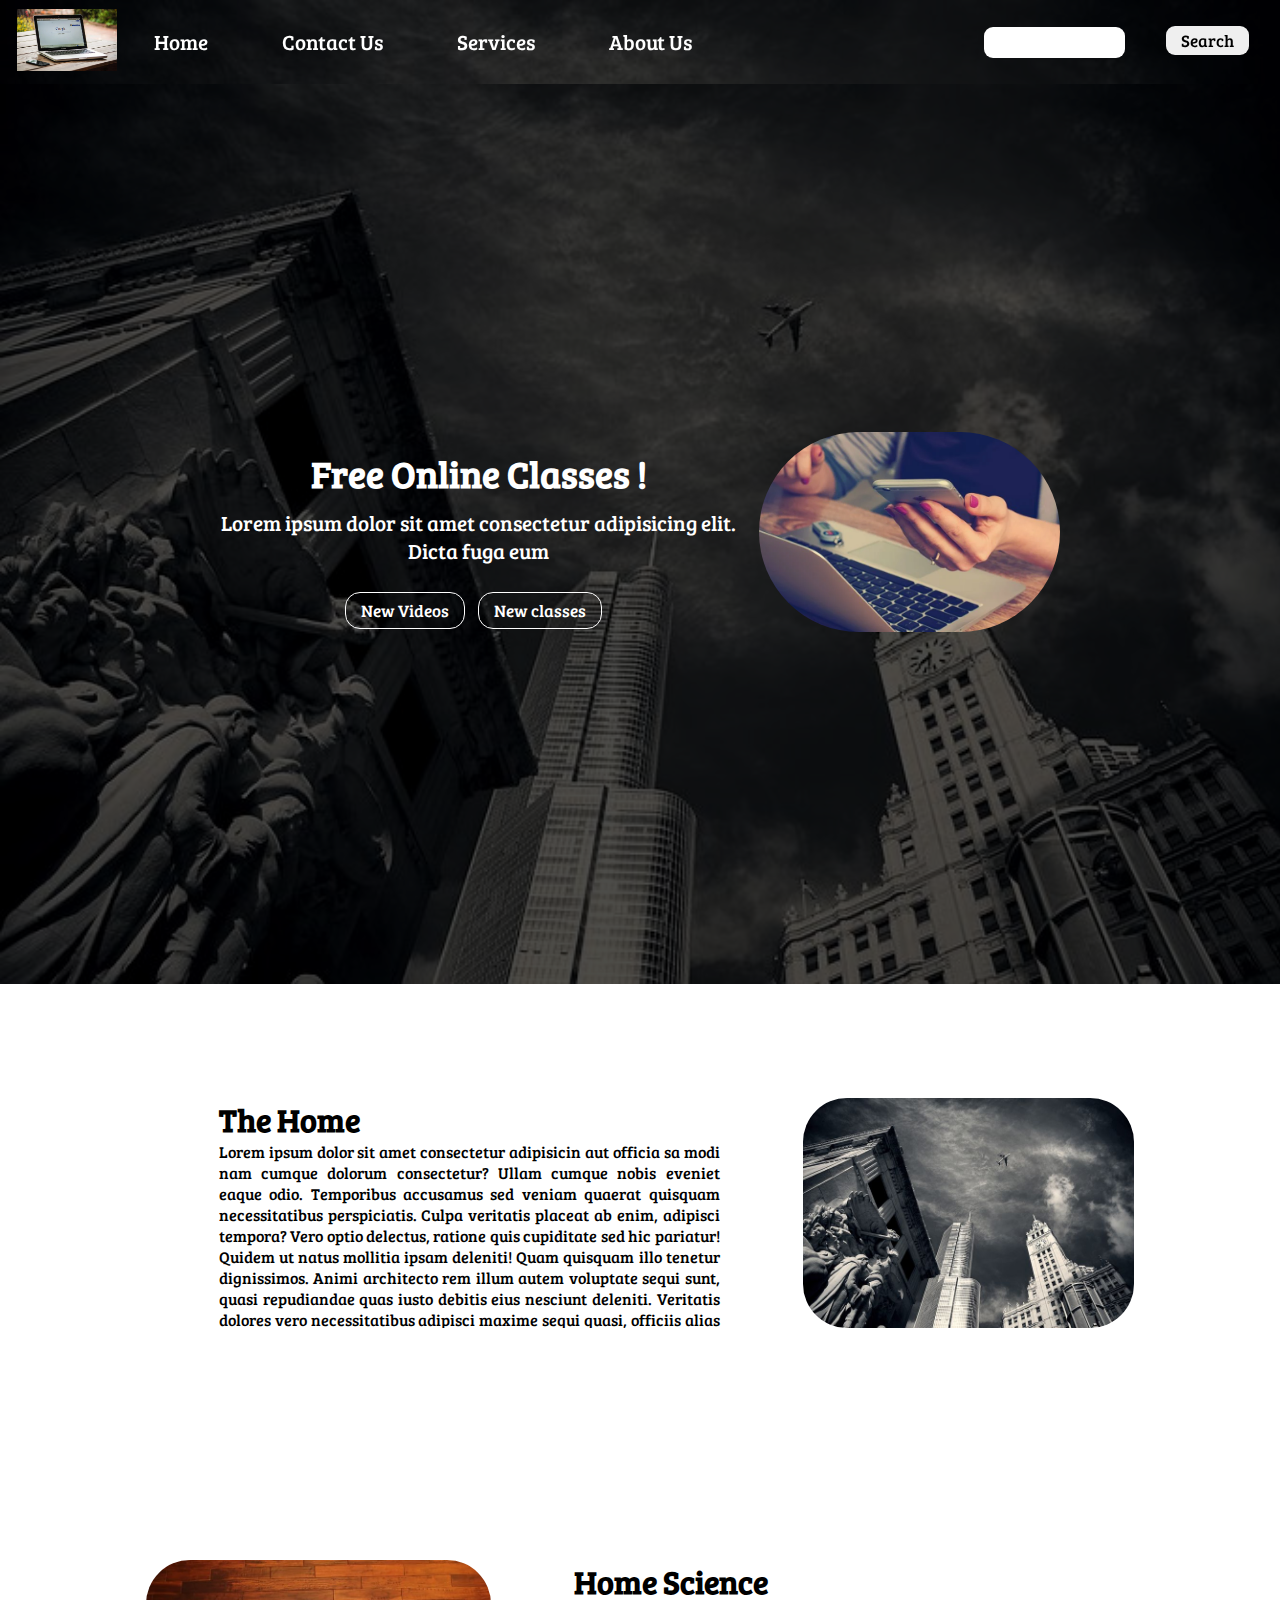
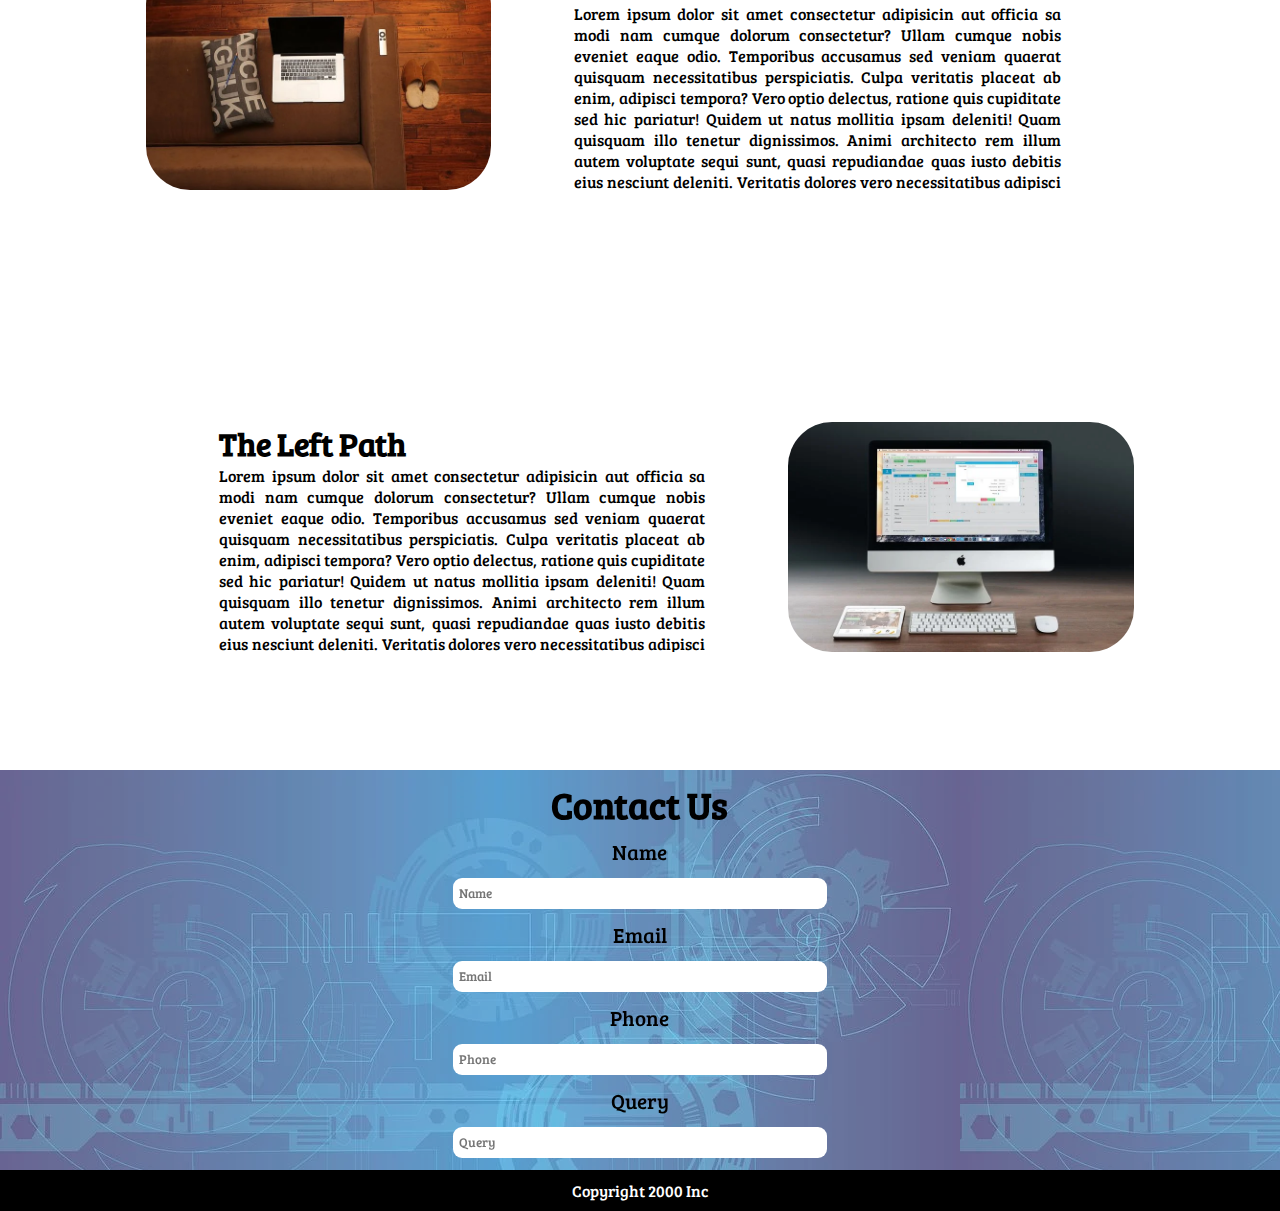
<file: NewApp/index.html>
<!DOCTYPE html>
<html lang="en">
<head>
    <meta charset="UTF-8">
    <meta name="viewport" content="width=device-width, initial-scale=1.0">
    <link rel="stylesheet" href="css/style.css">
    <link href="https://fonts.googleapis.com/css2?family=Bree+Serif&display=swap" rel="stylesheet">
    
    <title>Document</title>
</head>
<body>
    <nav id="navbar" class="background">
        <div class="left">
            <div id="logo">
                <img src="img/mac.webp" alt="">
                  
            </div>
            <div class="list dis">

                <uL>
                    <li class="list-item"><a href="#">Home</a></li>
                    <li class="list-item"><a href="#contact">Contact Us</a></li>
                    <li class="list-item"><a href="#service">Services</a></li>
                    <li class="list-item"><a href="#about">About Us</a></li>
                </uL>

            </div>
        </div>
        <div class="right dis">
            <input type="text">
            <button>Search</button>

        </div>
            <div class="burger" id="hello">
                <div class="line"></div>
                <div class="line"></div>
                <div class="line"></div>

            </div>
        
    </nav>
    <section class="home background" id="about">
        <div class="first">
        <h1 class="center h-primary"> Free Online Classes !</h1>
        <div class="firstpara center">
            <p class="h-secondary">Lorem ipsum dolor sit amet consectetur adipisicing elit. Dicta fuga eum</p>
        </div>

        <div class="center my-2">

            <button class="btn2 mx-2 ">New Videos</button>
            <button class="btn2 mx-2 ">New classes</button>
        </div>

        
    </div>
    <div class="second">

        <img src="img/office.webp" alt="">
        
    </div>
    </section>


    <section class="notes" id="service">

        <div class="section">
            <div class="lefti">
                <h1 class="sec">The Home</h1>
                <p class="td">
                Lorem ipsum dolor sit amet consectetur adipisicin aut officia sa modi nam cumque dolorum consectetur? Ullam cumque nobis eveniet eaque odio. Temporibus accusamus sed veniam quaerat quisquam necessitatibus perspiciatis. Culpa veritatis placeat ab enim, adipisci tempora? Vero optio delectus, ratione quis cupiditate sed hic pariatur! Quidem ut natus mollitia ipsam deleniti! Quam quisquam illo tenetur dignissimos. Animi architecto rem illum autem voluptate sequi sunt, quasi repudiandae quas iusto debitis eius nesciunt deleniti. Veritatis dolores vero necessitatibus adipisci maxime sequi quasi, officiis alias impedit labore? Et voluptates rem ipsa cumque ut commodi qui suscipit eveniet eligendi odio? Obcaecati, laboriosam. Aliquam illum soluta velit, recusandae earum itaque eligendi debitis distinctio perferendis temporibus quidem, fugit consectetur. Placeat a nobis quia, consequatur expedita quos voluptates. Eos eaque error possimus exercitationem. Eveniet facilis expedita tempora non dolores iste, eaque magni, laboriosam minus nesciunt quasi molestias aliquid quidem adipisci error soluta consequuntur iusto reiciendis deserunt debitis libero? Nulla, ducimus modi vel a eligendi sint tenetur atque praesentium fuga possimus voluptatibus labore harum molestiae rerum recusandae sequi laborum, nisi debitis excepturi! Blanditiis tempora modi beatae possimus in. Recusandae temporibus minima deserunt ea cupiditate repellat dolorum dolore inventore, aspernatur quibusdam quod impedit vel, autem doloremque dolor possimus qui beatae, velit repellendus eligendi. Voluptate exercitationem, vero soluta consequuntur aliquid explicabo eius nemo veritatis perferendis suscipit et accusantium est veniam quis eos unde delectus similique ut ea molestiae nam! Eius, tempore repudiandae!    
                </p>
            </div>
            <div class="righti">
                <img src="img/chicag.jpg" alt="">
            </div>
        </div>

        <div class="section rigdir">
            <div class="lefti">
                <h1 class="sec">Home Science</h1>
                <p class="td">
                Lorem ipsum dolor sit amet consectetur adipisicin aut officia sa modi nam cumque dolorum consectetur? Ullam cumque nobis eveniet eaque odio. Temporibus accusamus sed veniam quaerat quisquam necessitatibus perspiciatis. Culpa veritatis placeat ab enim, adipisci tempora? Vero optio delectus, ratione quis cupiditate sed hic pariatur! Quidem ut natus mollitia ipsam deleniti! Quam quisquam illo tenetur dignissimos. Animi architecto rem illum autem voluptate sequi sunt, quasi repudiandae quas iusto debitis eius nesciunt deleniti. Veritatis dolores vero necessitatibus adipisci maxime sequi quasi, officiis alias impedit labore? Et voluptates rem ipsa cumque ut commodi qui suscipit eveniet eligendi odio? Obcaecati, laboriosam. Aliquam illum soluta velit, recusandae earum itaque eligendi debitis distinctio perferendis temporibus quidem, fugit consectetur. Placeat a nobis quia, consequatur expedita quos voluptates. Eos eaque error possimus exercitationem. Eveniet facilis expedita tempora non dolores iste, eaque magni, laboriosam minus nesciunt quasi molestias aliquid quidem adipisci error soluta consequuntur iusto reiciendis deserunt debitis libero? Nulla, ducimus modi vel a eligendi sint tenetur atque praesentium fuga possimus voluptatibus labore harum molestiae rerum recusandae sequi laborum, nisi debitis excepturi! Blanditiis tempora modi beatae possimus in. Recusandae temporibus minima deserunt ea cupiditate repellat dolorum dolore inventore, aspernatur quibusdam quod impedit vel, autem doloremque dolor possimus qui beatae, velit repellendus eligendi. Voluptate exercitationem, vero soluta consequuntur aliquid explicabo eius nemo veritatis perferendis suscipit et accusantium est veniam quis eos unde delectus similique ut ea molestiae nam! Eius, tempore repudiandae!    
                </p>
            </div>
            <div class="righti">
                <img src="img/home.webp" alt="">
            </div>
        </div>


        <div class="section">
            <div class="lefti">
                <h1 class="sec">The Left Path</h1>
                <p class="td">
                Lorem ipsum dolor sit amet consectetur adipisicin aut officia sa modi nam cumque dolorum consectetur? Ullam cumque nobis eveniet eaque odio. Temporibus accusamus sed veniam quaerat quisquam necessitatibus perspiciatis. Culpa veritatis placeat ab enim, adipisci tempora? Vero optio delectus, ratione quis cupiditate sed hic pariatur! Quidem ut natus mollitia ipsam deleniti! Quam quisquam illo tenetur dignissimos. Animi architecto rem illum autem voluptate sequi sunt, quasi repudiandae quas iusto debitis eius nesciunt deleniti. Veritatis dolores vero necessitatibus adipisci maxime sequi quasi, officiis alias impedit labore? Et voluptates rem ipsa cumque ut commodi qui suscipit eveniet eligendi odio? Obcaecati, laboriosam. Aliquam illum soluta velit, recusandae earum itaque eligendi debitis distinctio perferendis temporibus quidem, fugit consectetur. Placeat a nobis quia, consequatur expedita quos voluptates. Eos eaque error possimus exercitationem. Eveniet facilis expedita tempora non dolores iste, eaque magni, laboriosam minus nesciunt quasi molestias aliquid quidem adipisci error soluta consequuntur iusto reiciendis deserunt debitis libero? Nulla, ducimus modi vel a eligendi sint tenetur atque praesentium fuga possimus voluptatibus labore harum molestiae rerum recusandae sequi laborum, nisi debitis excepturi! Blanditiis tempora modi beatae possimus in. Recusandae temporibus minima deserunt ea cupiditate repellat dolorum dolore inventore, aspernatur quibusdam quod impedit vel, autem doloremque dolor possimus qui beatae, velit repellendus eligendi. Voluptate exercitationem, vero soluta consequuntur aliquid explicabo eius nemo veritatis perferendis suscipit et accusantium est veniam quis eos unde delectus similique ut ea molestiae nam! Eius, tempore repudiandae!    
                </p>
            </div>
            <div class="righti">
                <img src="img/apple.webp" alt="">
            </div>
        </div>

    </section>

    <section class="contact" id="contact">
        <div class="con">
        <h1 class="h-primary dark center">Contact Us</h1>
        <form>
            <div class="form-group center">
                <label class="h-secondary dark" for="name">Name</label>
                <input type="text" placeholder="Name" id="name">
            </div>

            <div class="form-group center">
                <label class="h-secondary dark" for="email">Email</label>
                <input type="email" placeholder="Email" id="email">
            </div>

            <div class="form-group center">
                <label class="h-secondary dark" for="phone">Phone</label>
                <input type="text" placeholder="Phone" id="phone">
            </div>

            <div class="form-group center">
                <label class="h-secondary dark" for="query">Query</label>
                <input type="text" placeholder="Query" id="query">
            </div>
        </form>
    </div>
    </section>


    <footer>
        <p class="center h2-secondary bg-dark">Copyright 2000 Inc </p>
    </footer>

    <script src="js/resp.js"></script>
</body>
</html>
</file>
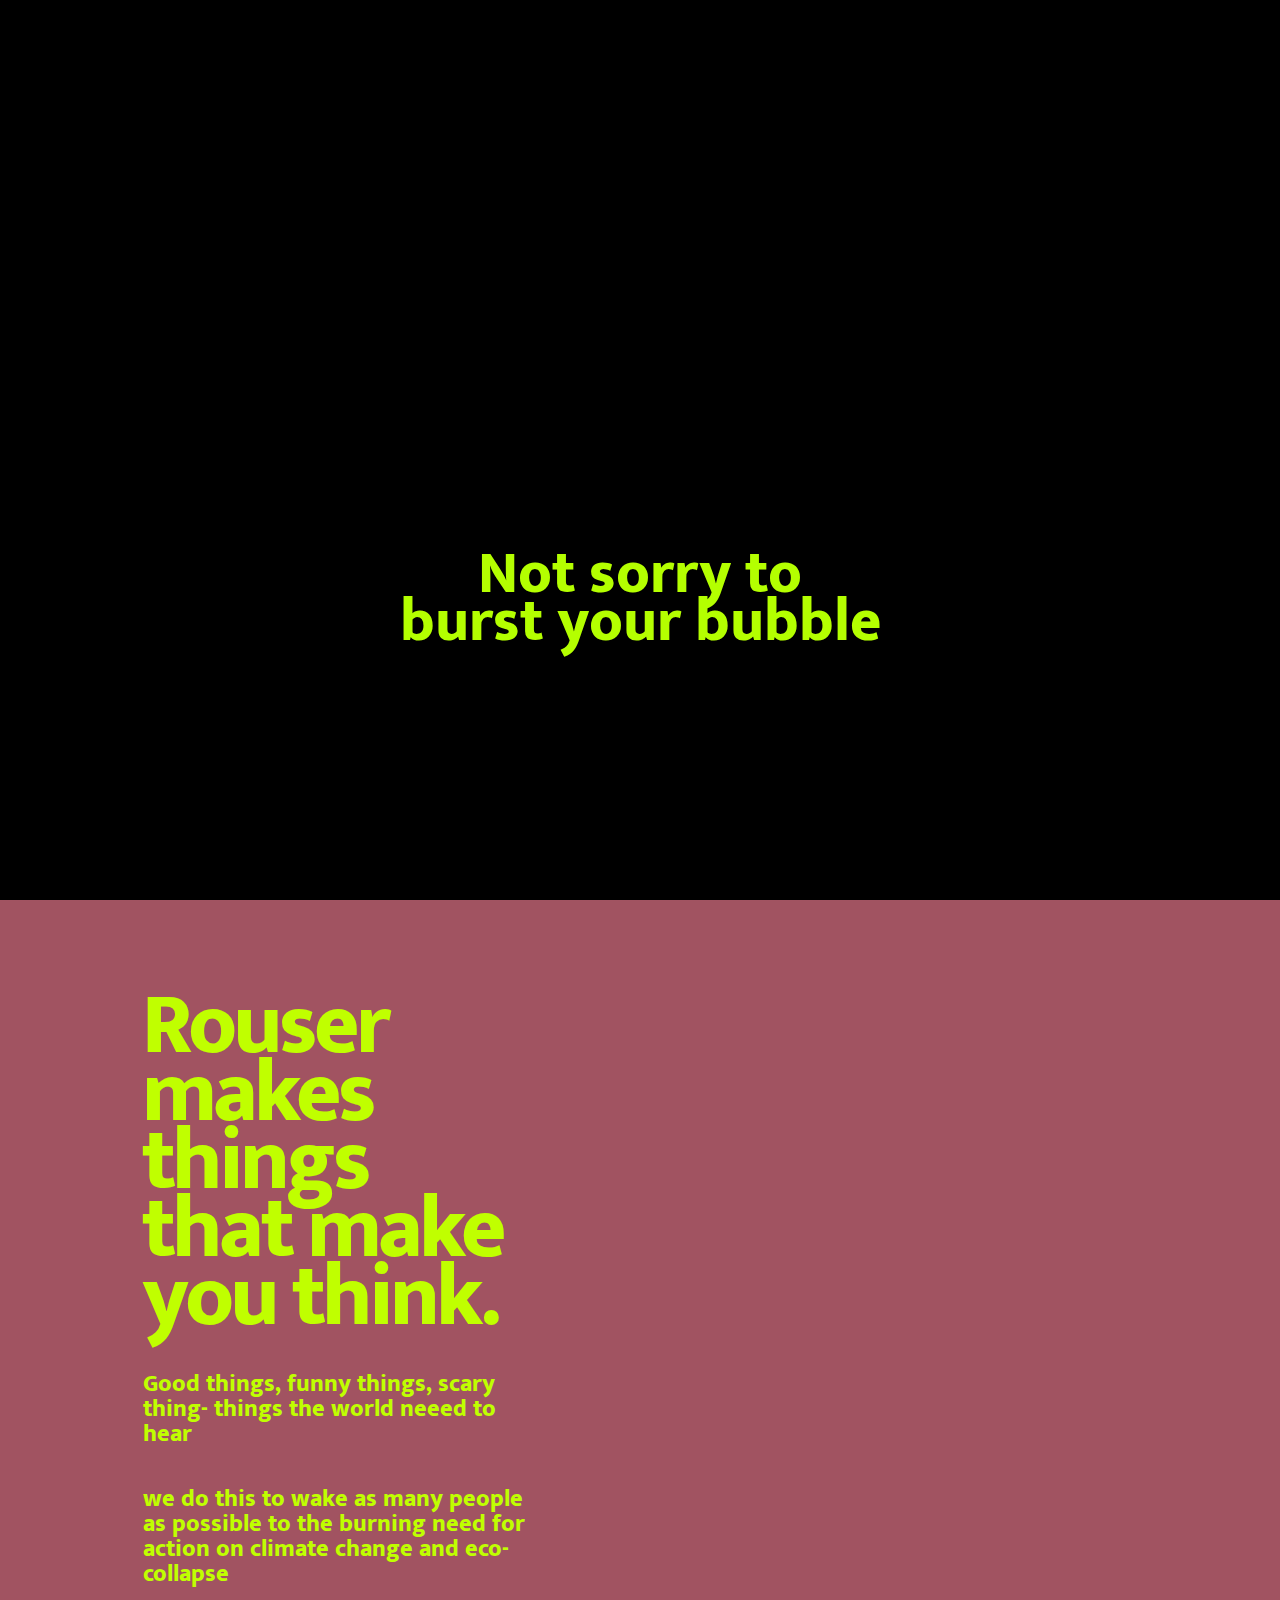
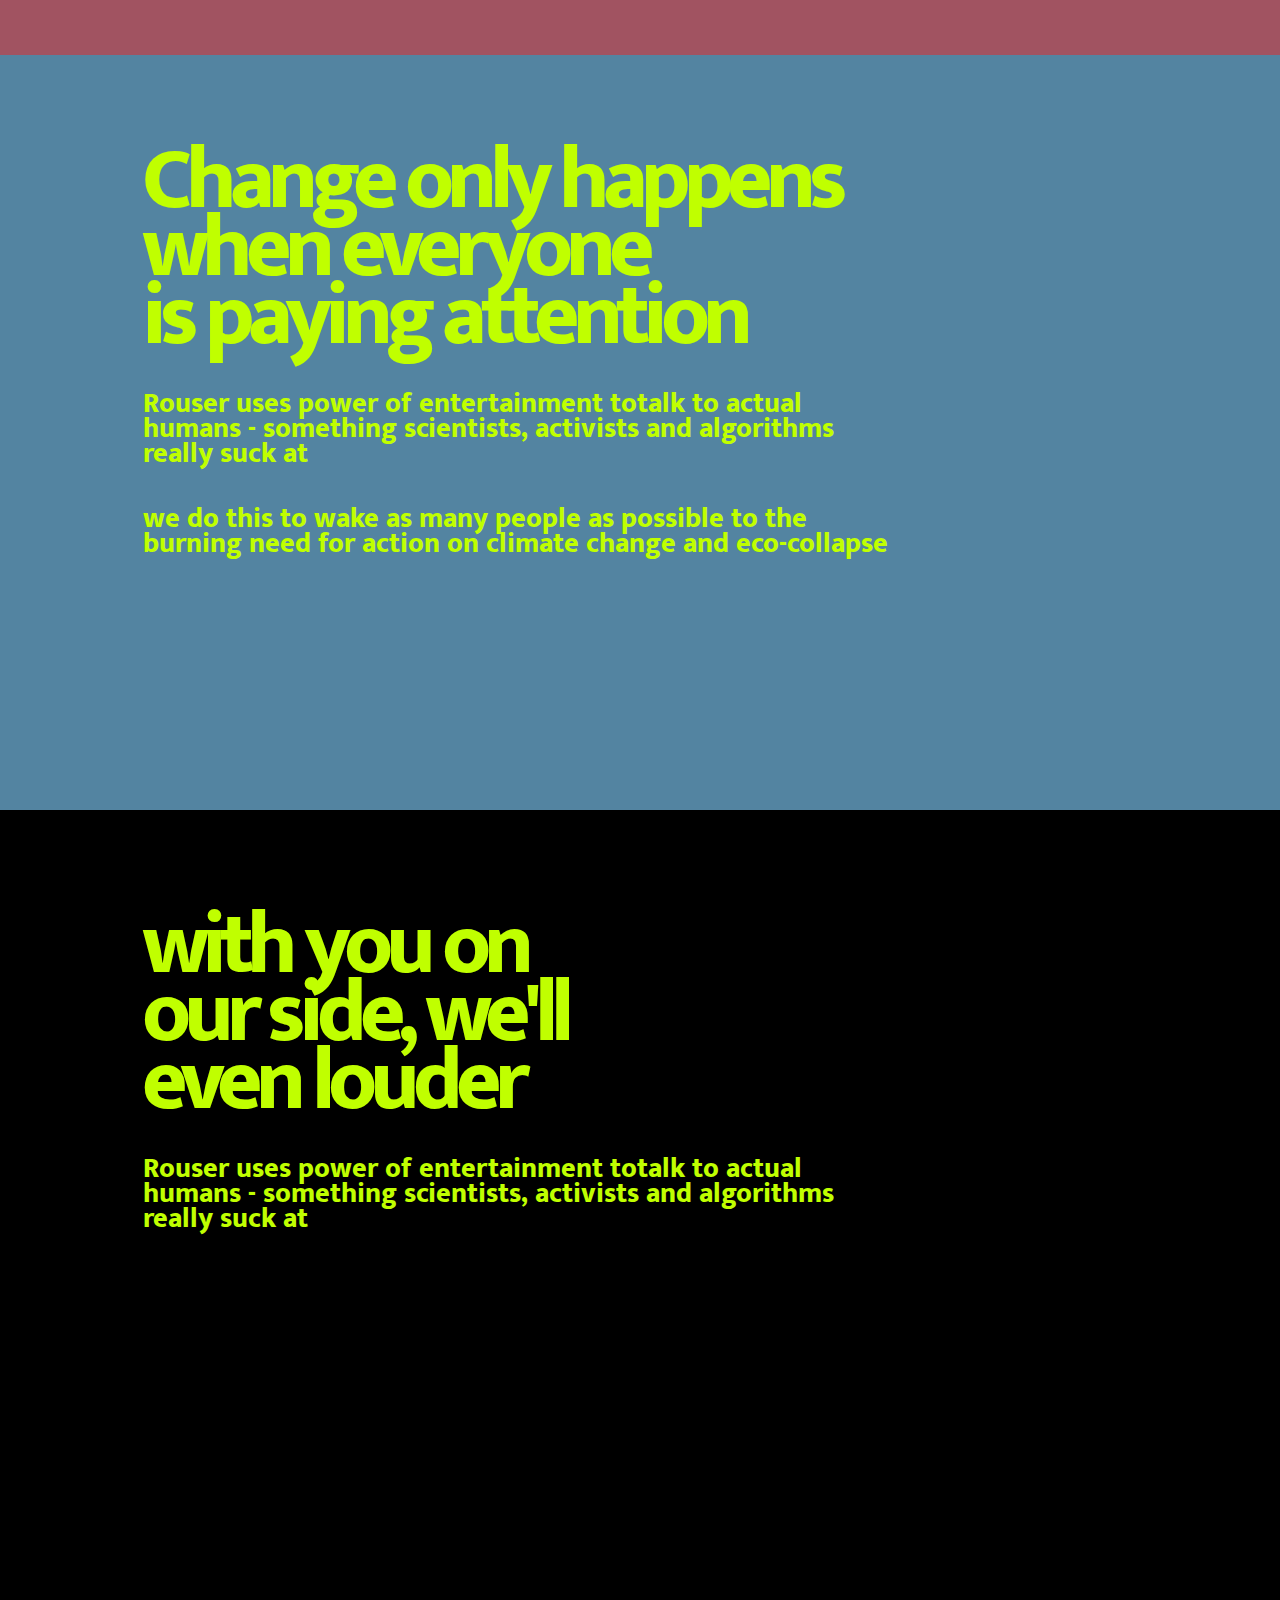
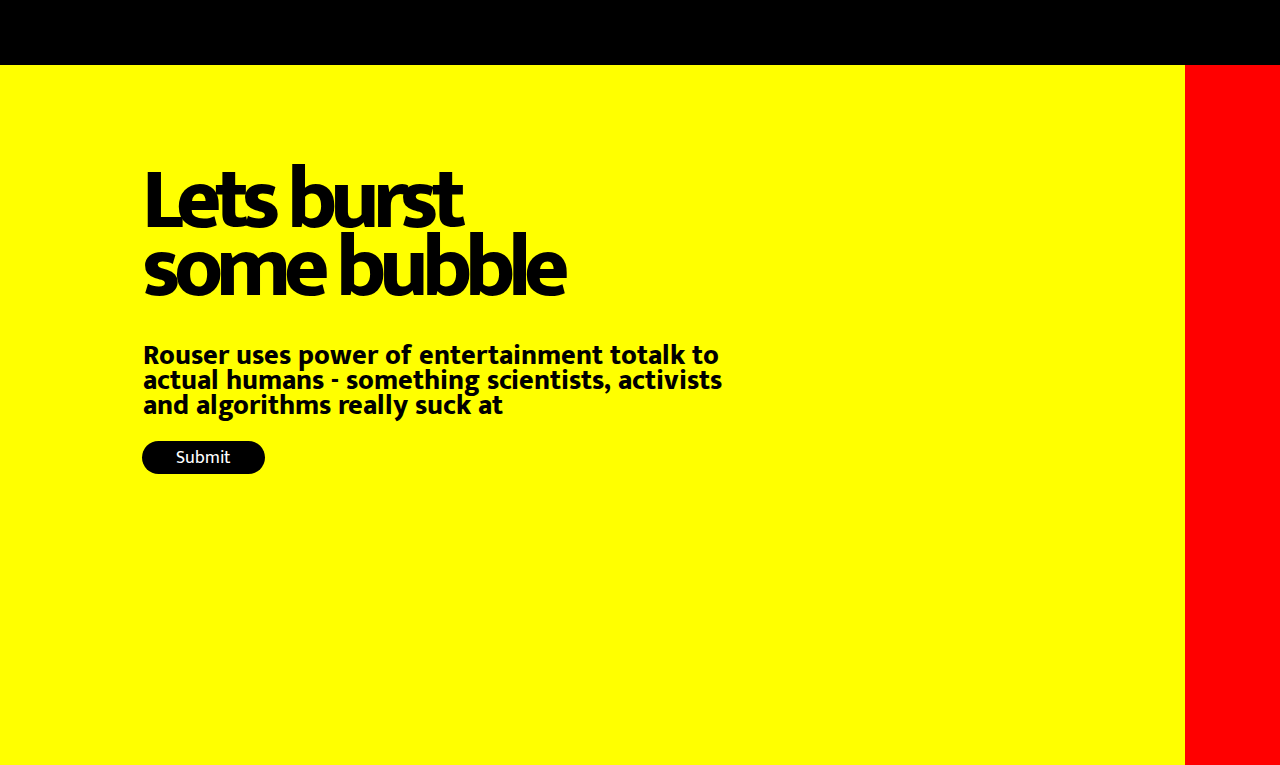
<file: real/index.html>
<!DOCTYPE html>
<html lang="en">
<head>
    <meta charset="UTF-8">
    <link rel="stylesheet" href="css/style.css">
    <link href="https://fonts.googleapis.com/css2?family=Mukta:wght@800&display=swap" rel="stylesheet">
    <meta name="viewport" content="width=device-width, initial-scale=1.0">
    <title>Document</title>
</head>
<body>
    <!-- <section class="bubble">

    </section> -->
    
    <section class="first">
        <div class="container">
            <p>Not sorry to</p>
            <p> burst your bubble</p>
        </div>
    </section>
    <section class="second">
        <div class="container">
            <p class="fitem">Rouser<br> makes things<br> that make<br>you think.</p>
            <p class="sitem">Good things, funny things, scary thing- things the world neeed to hear</p>
           <p class="sitem">we do this to wake as many people as possible to the burning need for action on climate change and eco-collapse</p> 
        </div>

    </section>
    <section class="third">
        <div class="container">
            <p class="fitem">Change only happens<br>when everyone <br>is paying attention</p>
            <p class="sitem">Rouser uses power of entertainment totalk to actual humans - something scientists, activists and algorithms really suck at</p>
           <p class="sitem">we do this to wake as many people as possible to the burning need for action on climate change and eco-collapse</p> 
        
            </div>

    </section>
    <section class="fourth">
        <div class="container">
            <p class="fitem">with you on<br> our side, we'll <br>even louder</p>
            <p class="sitem">Rouser uses power of entertainment totalk to actual humans - something scientists, activists and algorithms really suck at</p>
            </div>

    </section>

    <section class="fifth">
        <div class="figure" id="cn">
            <div class="firstelement">
                <div class="container" >
                    
                    <p class="fitem">Lets burst<br> some bubble</p>
                    <p class="sitem">Rouser uses power of entertainment totalk to actual humans - something scientists, activists and algorithms really suck at</p>
                </div>
                <button id="btn">Submit</button>
                
            </div>
            <div class="secondelement"></div>
        </div>
    </section>
    
    <script>
        element = document.getElementById('btn');
        element.addEventListener('click',()=>{
               
               console.log('clicked1');
               element1 = document.getElementById('cn');
               element1.classList.add('left');
        })
    </script>
</body>
</html>
</file>
<file: NewApp/css/style.css>
*{
    margin: 0px;
    padding: 0px;
    font-family: 'Bree Serif', serif;
}

html{
    scroll-behavior: smooth;
}


#navbar{

    display: flex;
    /* font-family: 'Bree Serif', serif; */
    font-family: 'Bree Serif', serif;
    align-items: center;
    position: sticky;
    top: 0px;
    
}


#navbar .left{

    display: flex;
    width: 70%;
    /* background-color: aqua; */
    padding: 9px 17px;
    align-items: center;
}

#navbar .left img{

    width: 100px;
}

#navbar .left ul{
   list-style: none;
   display: flex;
   
}

#navbar .left ul li a{
    
    text-decoration: none;
    color: white;
    padding: 3px 37px;
    font-size: 1.3rem;

}

#navbar .right{
    width: 30%;
    /* background-color: violet; */
    text-align: right;
    padding: 2px 31px
}

.background{
    background: rgba(0, 0, 0, 0.7) url('../img/chicag.jpg');
    background-size: cover;
    background-blend-mode: darken;
}

#navbar input{

    height: 19px;
    margin: 0px 38px;
    padding: 6px;
    border-radius: 9px;
    border: 0px solid black
}

button{

    height: 29px;
    padding: 0px 15px;
    font-size: 17px;
    border-radius: 9px;
    border: 0px solid black;
    font-family: 'Bree Serif', serif;
}

.home{
    display: flex;
    height: 100vh;
    justify-content: center;
    align-items: center;
    padding: 0 209px;
}

.home img{

    padding: 11px;
    height: 200px;
    border-radius: 180px;
}




.center{

    text-align: center;
}

.h-primary{

    color: white;
    font-family: 'Bree Serif', serif;
    font-size: 2.3rem;
    padding: 9px;
}

.h-secondary{

    color: white;
    font-family: 'Bree Serif', serif;
    font-size: 1.3rem;
    padding: 2px;

}

.my-2{
    margin-top: 25px;
}


.mx-2{
    margin-right: 10px;
}

.btn2{
    background: none;
    border: 1px solid white;
    border-radius: 15px;
    color: white;
    height: 37px;
}

.btn2:hover{
    background: white;
    border: 1px solid white;
    border-radius: 15px;
    color: black;
    height: 37px;
}

.section {
    display: flex;
    padding: 114px 0px;
    margin: auto;
    width: 78%;
}

.section img{

    height: 230px;
    margin-left: 5px;
    margin-right: 5px;
    border-radius: 44px;
}

.lefti{

    height: 230px;
    overflow: hidden;
    padding: 0px 78px;
}

.rigdir{
    flex-direction: row-reverse;
}

.td{

    text-align: justify;
}

.dark{

    color: black;
}

/* .contact{

    width : 50%;
    display: block;
    margin: auto;
    background-color: blanchedalmond;
} */

.contact{

    display:flex;
    justify-content: center;
    align-items: center;
    position: relative;
    /* background-color: #f1f0ee;
    background-image: url('../img/geometric.webp');
    opacity: 0.7; */
    
}

.contact::before{
    content: "";
    position: absolute;
    background-image: url('../img/geometric.webp');
    width: 100%;
    height: 100%;
    z-index: -1;
    opacity: 0.7;
}
.con{

    width: 31%;
}

.contact input{

    width: 91%;
    height: 19px;
    margin: 12px 0px;
    padding: 6px;
    border-radius: 9px;
    border: 0px solid black


}


.bg-dark{

    background-color: black;
    color: white;
    padding: 10px;
}

.burger{

    display: none;
    position: absolute;
    top: 5px;
    right: 5px;
    border-radius: 23px;


}

.line{

    width: 47px;
    margin: 11px 13px;
    border: 3px solid white;
    background-color: white;
}


@media only screen and (max-width:1210px){

    #navbar{
        flex-direction: column;
       
    }

    #navbar .left{

        flex-direction: column;
    }

    #navbar .left ul{
       flex-direction: column;
       transition: all 1s ease-in;
     }

     .list{
         text-align: center;
         /* display: none; */
     }
     .home{
        height: 75vh;
        padding: 0px 0px;
        flex-direction: column-reverse;
     }

     #navbar .right{
        text-align: center;
        /* display: none; */
        transition: all 1s ease-in;
    }

    #navbar input {
        margin: 0px 0px;
        width:100%;
        margin-bottom: 10px;}

        #navbar button {

            margin-bottom: 10px;}

    .burger{
        display: block;
    }

    .dis{

        display: none;
    }
    .section{
        flex-direction: column-reverse;
        
    }
    .section img {
       
        width: 100%;
    }
    .con{
        width:68%;
    }

    .lefti{
        padding: 0px 0px;
        margin-top: 3px;
    }

    .home img{

        height: 151px;
    }

    .sec{
        text-align: center;
    }
}
</file>
<file: real/css/style.css>
*{
    margin: 0;
    padding: 0;
    box-sizing: border-box;
}

.first{

    height: 900px;
    width: 100%;
    background-color: black;
    padding-top: 550px;
}

.first .container{

    height: 100px;
    /* border: 2px solid red; */
    width:50%;
    margin:auto;
}

.first .container p{
    color: #b4ff00;
    text-align: center;
    font-size: 60px;
    font-weight: 1000;
    font-family: 'Mukta', sans-serif;
    line-height: 48px;
}

.bubble{
    width: 220px;
    height: 220px;
    background: none;
    position: fixed;
    top: 0px;
    left: 0px;
    border: 1px solid white;
    border-radius: 255px;
    animation: fire 10s infinite ease-in-out;
    opacity: 0.5;

}

@keyframes fire{
    0%{

        left:20vh;
        top: 10vh;
        
    }
    20%{
        left:30vh;
        top: 40vh;
        
        
    }
    30%{
        left:60vh;
        top: 50vh;

    }
    40%{
        left:80vh;
        top: 70vh;
        
        
    }
    60%{
        left:120vh;
        top: 90vh;
        
        
    }
    80%{
        left:130vh;
        top: 60vh;
        
        
    }
    85%{

        left:110vh;
        top: 40vh;
        

    }
    90%{

        left:90vh;
        top: 30vh;

    }
    95%{

        left:20vh;
        top: 10vh;

    }
    100%{
        left:30vh;
        top: 40vh;
        
    }
}

.second{

    height: 755px;
    width: 100%;
    background-color: #a15361;
    padding: 92px 142px;
}
    



.second .container{

    /* border: 2px solid red; */
    width: 40%;
    
}
.second .container .fitem{

    font-size: 87px;
    font-weight: 1000;
    font-family: 'Mukta', sans-serif;
    line-height: 68px;
    color: #c0ff00;
    letter-spacing: -4px;
}
.second .container .sitem{
    font-size: 24px;
    font-weight: 1000;
    font-family: 'Mukta', sans-serif;
    color: #c0ff00;
    margin: 40px 1px 0px 1px;
    line-height: 25px;
   
}
.third{

    height: 755px;
    width: 100%;
    background-color: #5384a1;
    padding: 92px 142px;
}
.third .container{

    /* border: 2px solid red; */
    width: 75%;
    
}
.third .container .fitem{

    font-size: 87px;
    font-weight: 1000;
    font-family: 'Mukta', sans-serif;
    line-height: 68px;
    color: #c0ff00;
    letter-spacing: -7px;
}

.third .container .sitem{
    font-size: 28px;
    font-weight: 1000;
    font-family: 'Mukta', sans-serif;
    color: #c0ff00;
    margin: 40px 1px 0px 1px;
    line-height: 25px;
   
}
.fourth{

    height: 855px;
    width: 100%;
    background-color: black;
    padding: 102px 142px;
}
.fourth .container{

    /* border: 2px solid red; */
    width: 75%;
    
}
.fourth .container .fitem{

    font-size: 87px;
    font-weight: 900;
    font-family: 'Mukta', sans-serif;
    line-height: 68px;
    color: #c0ff00;
    letter-spacing: -7px;
}

.fourth .container .sitem{
    font-size: 28px;
    font-weight: 1000;
    font-family: 'Mukta', sans-serif;
    color: #c0ff00;
    margin: 40px 1px 0px 1px;
    line-height: 25px;
   
}
.fifth{
    overflow: hidden;
}
.figure{
    width:180%;
    display: flex;
    position: relative;
    transition: all 1s linear;
    left: 0;
}
.firstelement{
    height: 700px;
    width: 90%;
    padding-top: 102px;
    padding-left:142px;
    background-color: yellow;
    transition: all 1s linear;
}
.secondelement{
    height: 700px;
    width: 90%;
    background-color: red;
    transition: all 1s linear;
}
.firstelement .container{

    /* border: 2px solid red; */
    width: 60%;
    
}
.firstelement .container .fitem{

    font-size: 87px;
    font-weight: 900;
    font-family: 'Mukta', sans-serif;
    line-height: 68px;
    color: black;
    letter-spacing: -7px;
}

.firstelement .container .sitem{
    font-size: 28px;
    font-weight: 1000;
    font-family: 'Mukta', sans-serif;
    color: black;
    margin: 40px 1px 0px 1px;
    line-height: 25px;
   
}
#btn{

    font-family: 'Mukta', sans-serif;
    width: 123px;
    height: 33px;
    font-size: 18px;
    color: white;
    background: black;
    border: 1px black;
    border-radius: 36px;
    margin: 23px 0px;
} 

.left{
    left: -80%;
}
</file>
